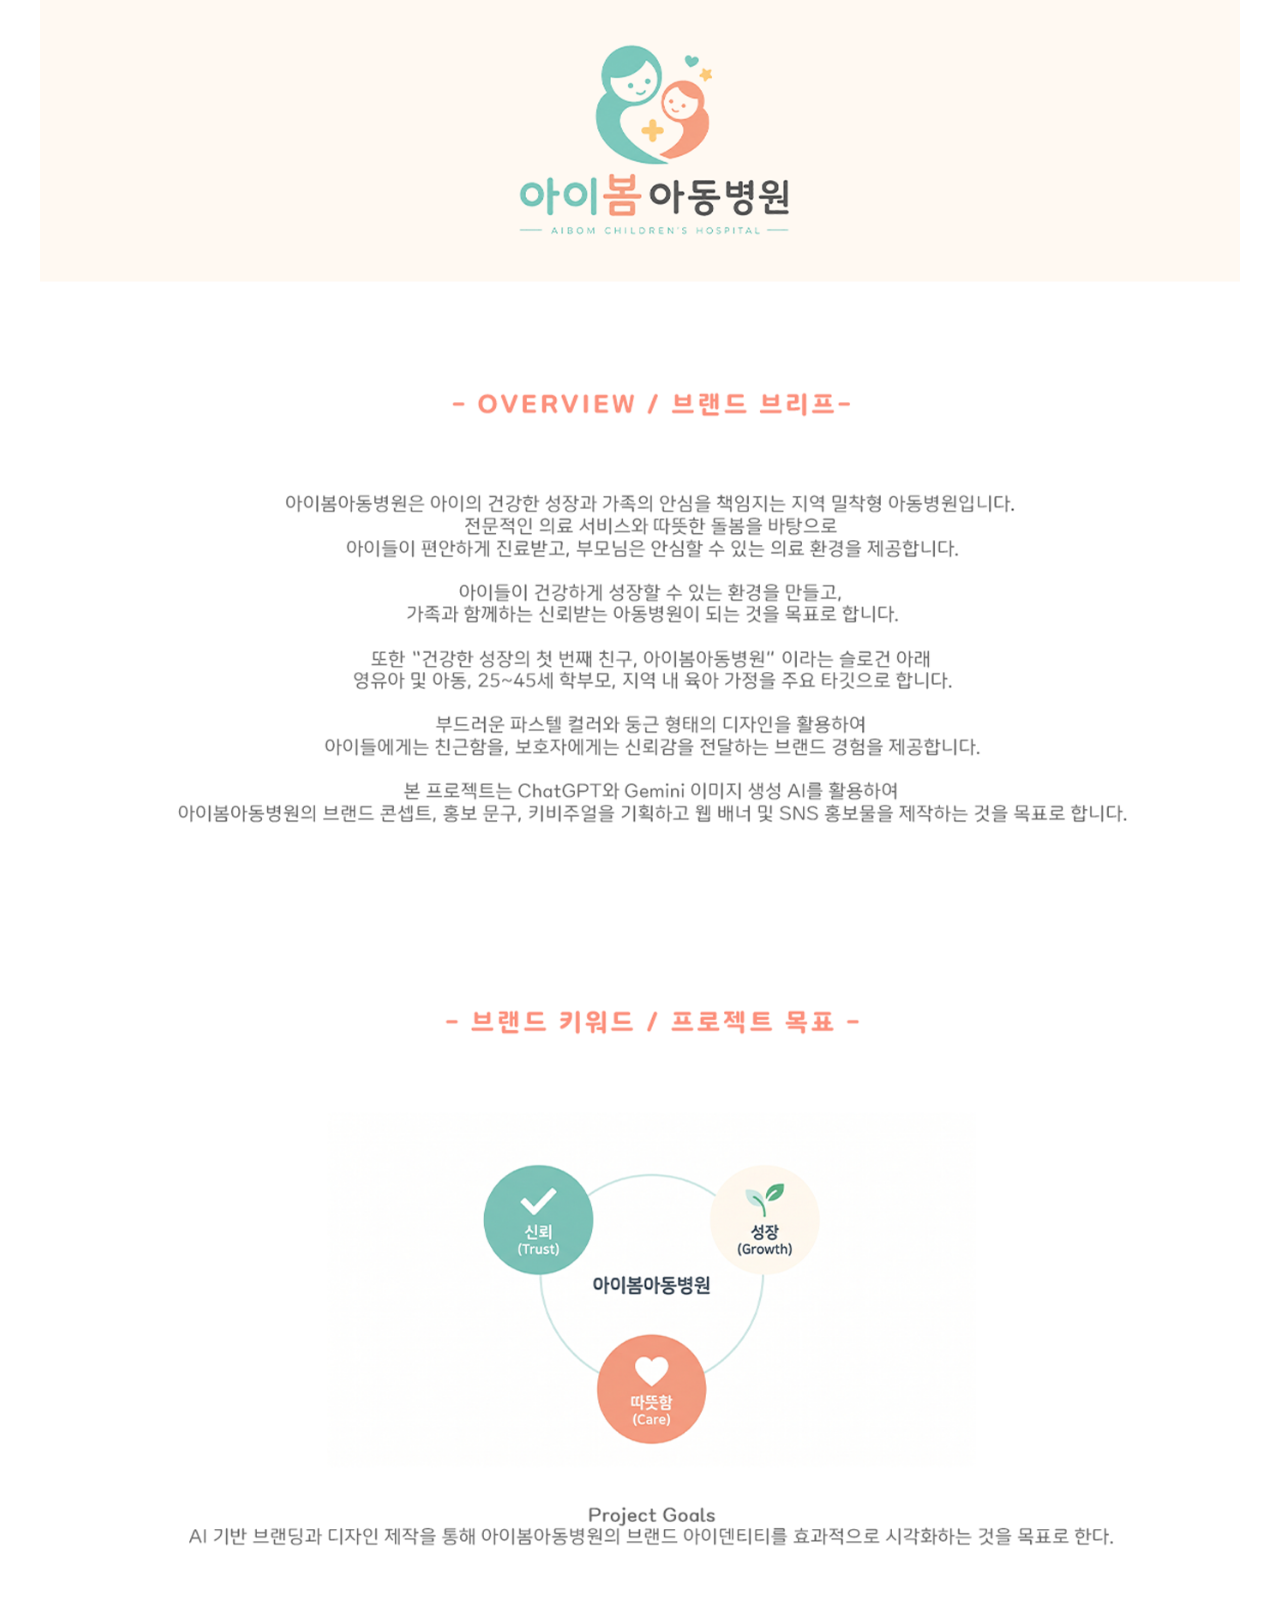
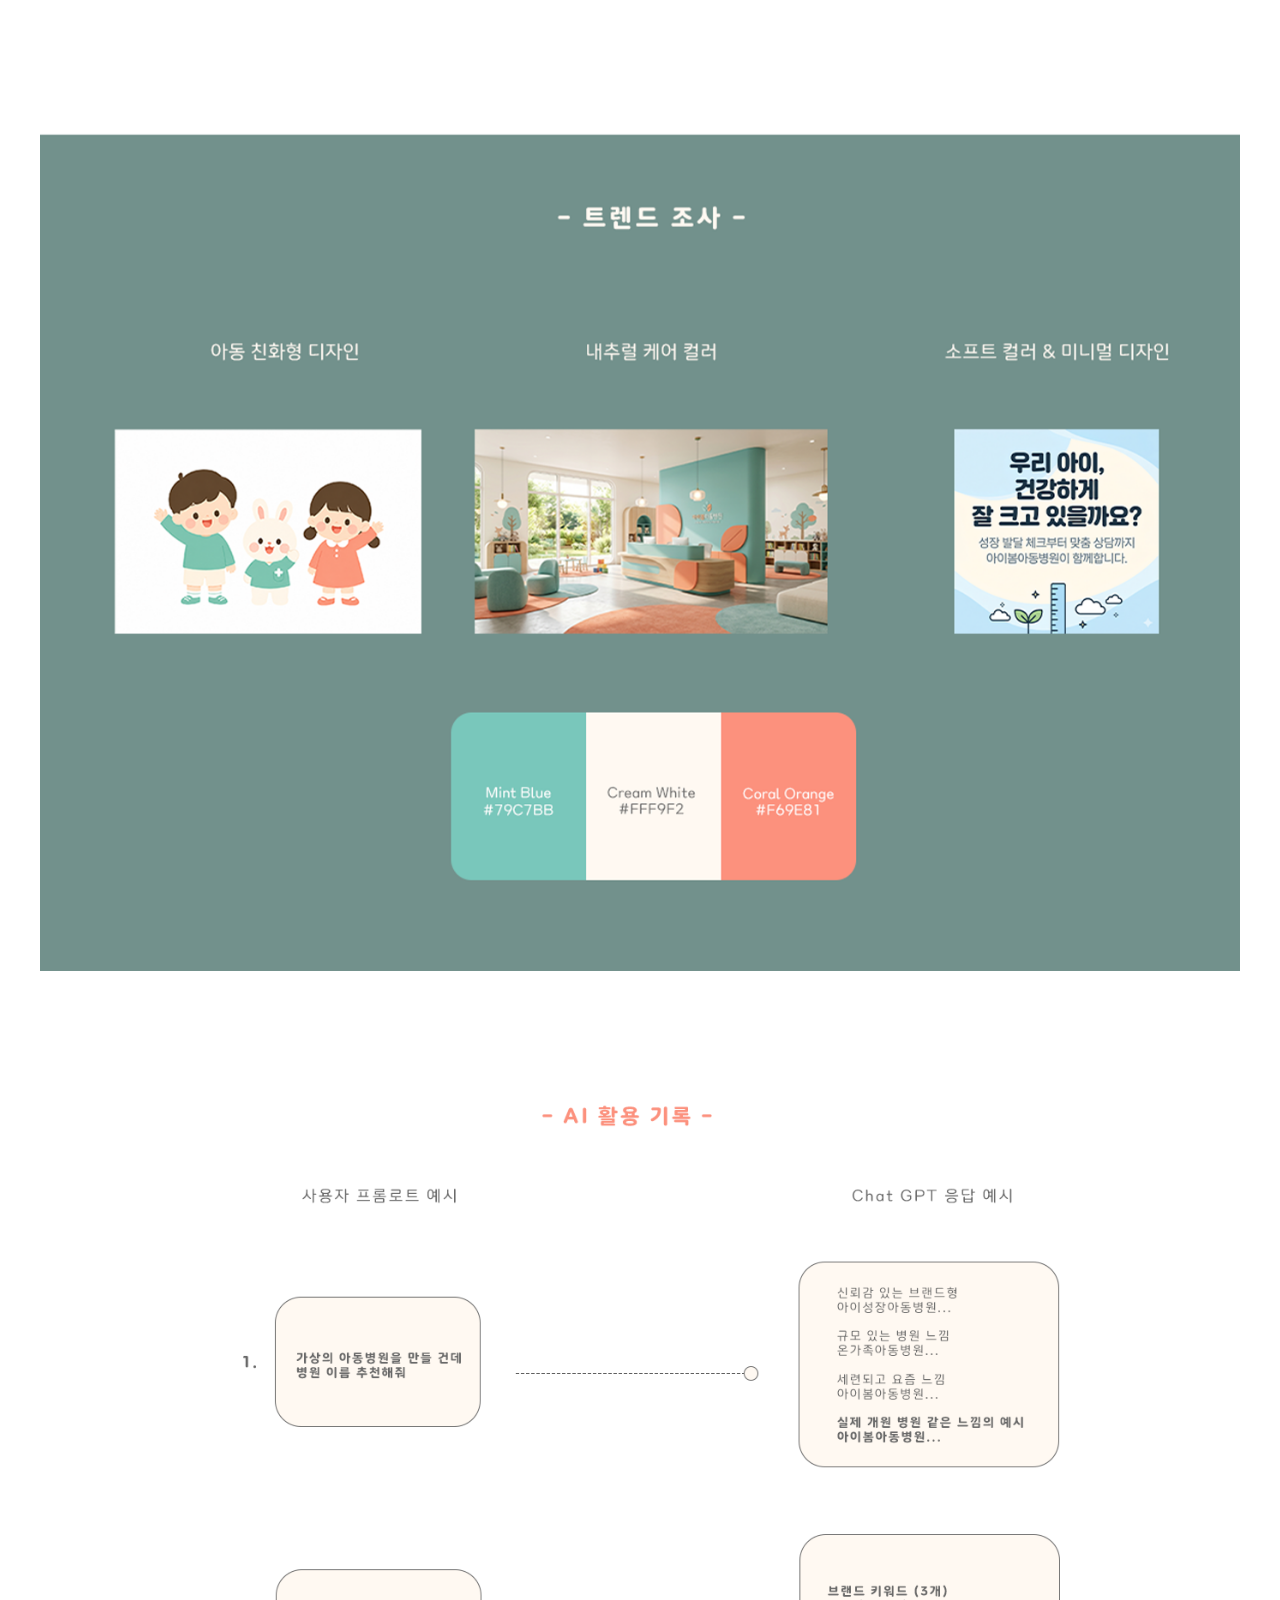
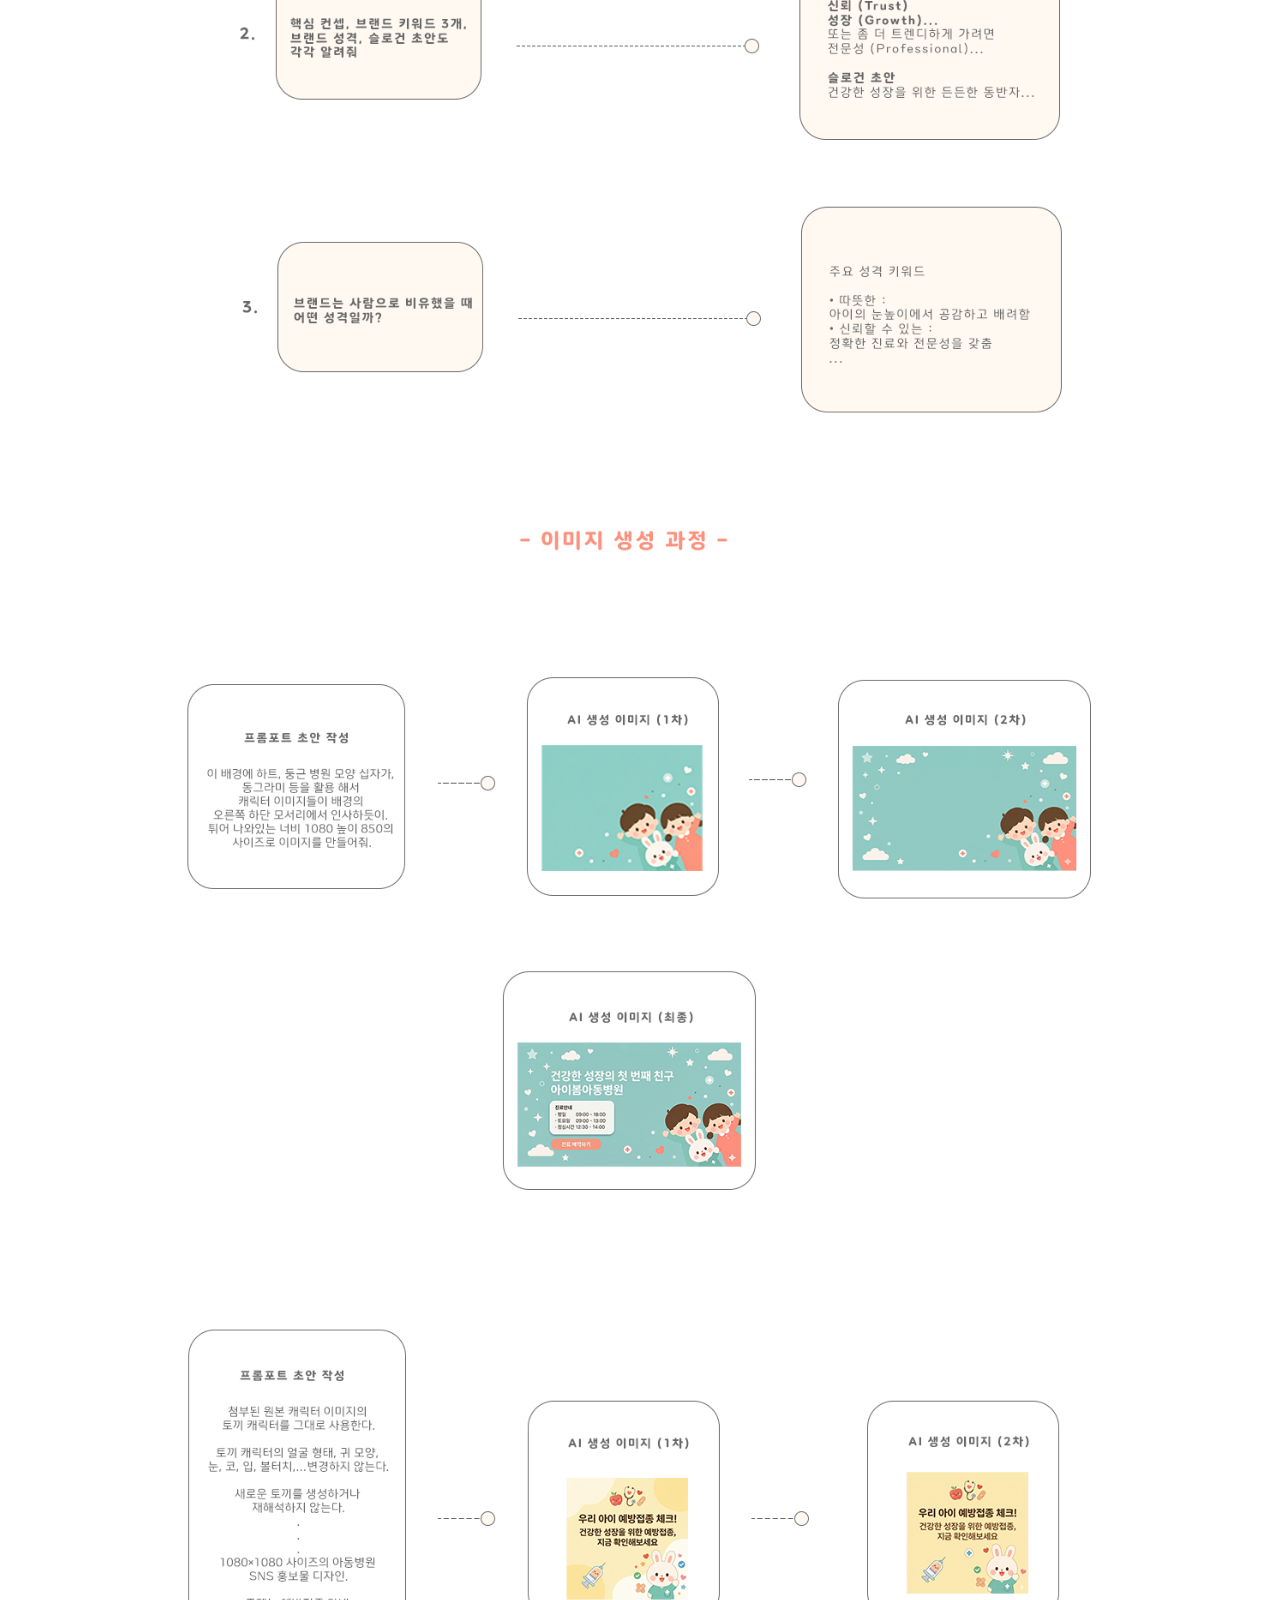
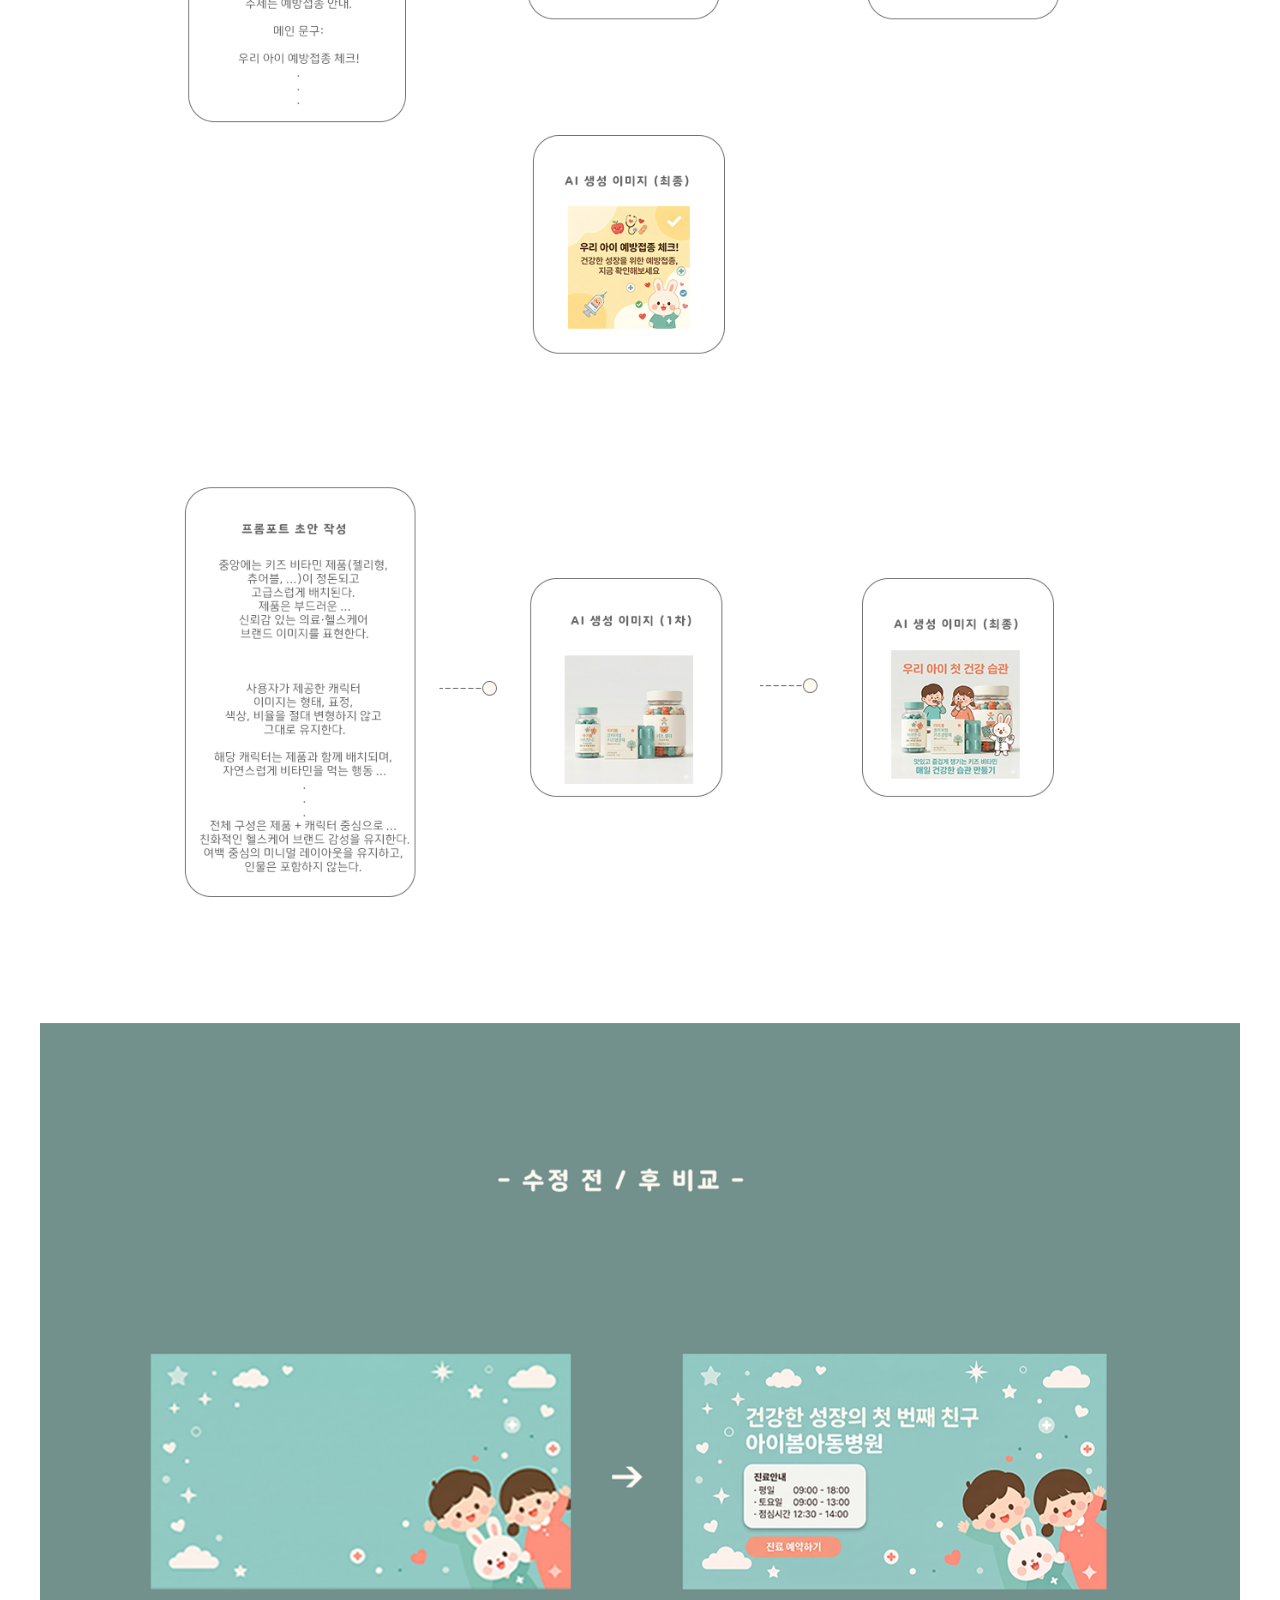
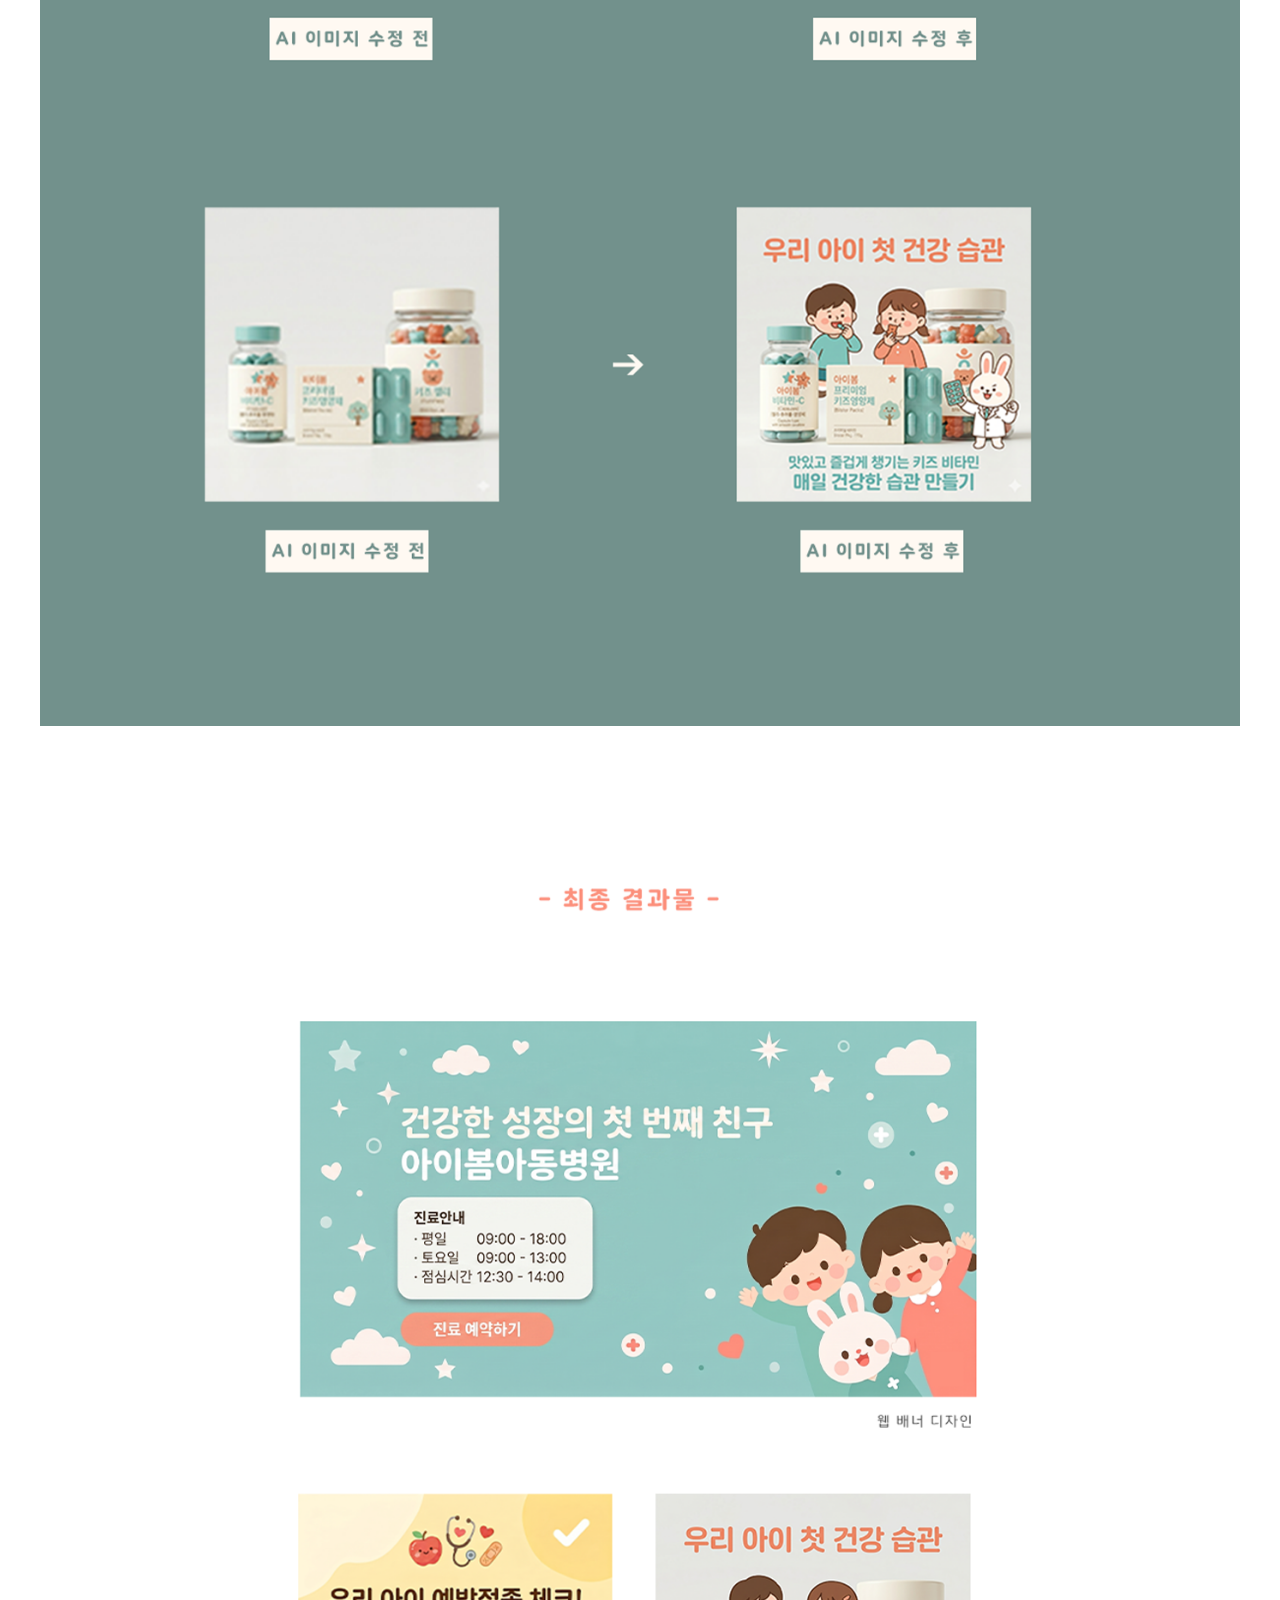
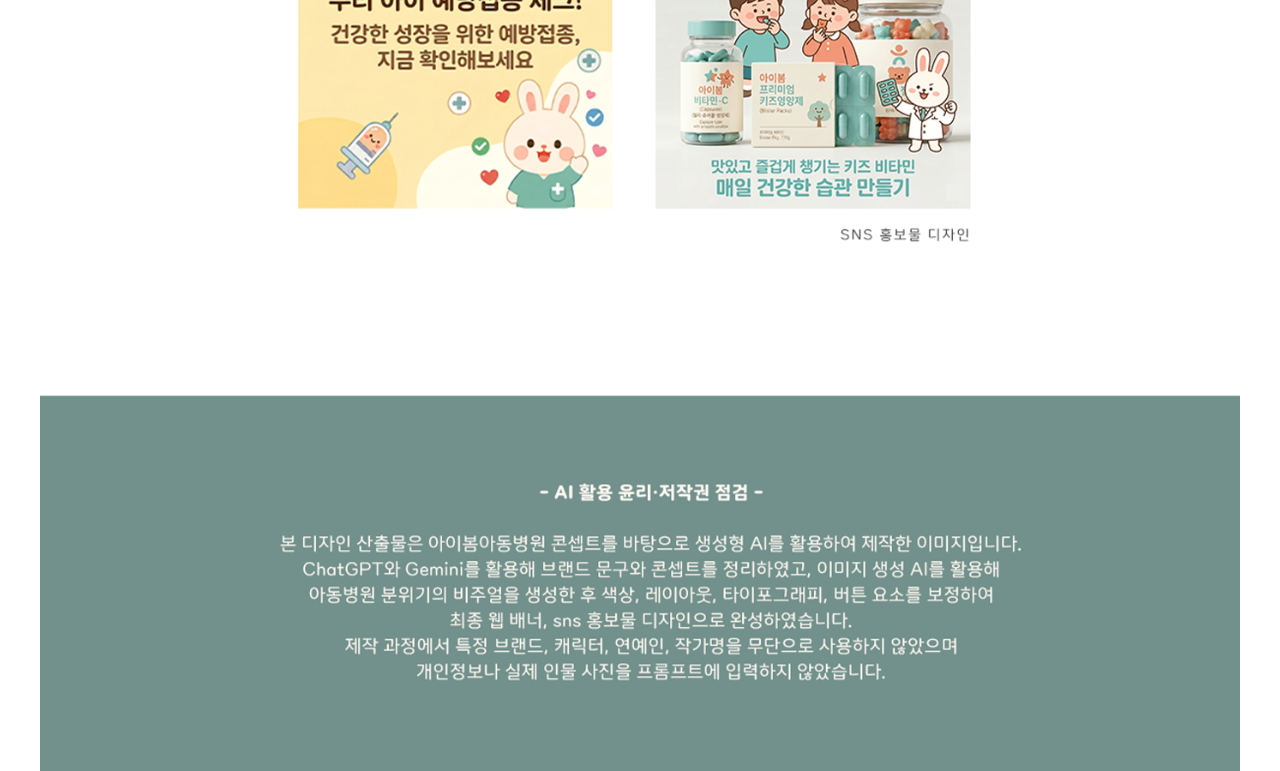
<file: ai.html>
<!DOCTYPE html>
<html lang="ko">
<head>
  <meta charset="UTF-8">
  <meta name="viewport" content="width=device-width, initial-scale=1.0">

  <title>아이봄아동병원</title>

  <style>
    * {
      box-sizing: border-box;
      margin: 0;
      padding: 0;
    }

    body {
      min-width: 320px;
      overflow-x: hidden;
      background: #fff;
    }

    .ai-concept {
      width: calc(100% - 80px);
      max-width: 1400px;
      margin: 0 auto;
    }

    .ai-concept img {
      display: block;
      width: 100%;
      height: auto;
    }

    @media (max-width: 700px) {
      .ai-concept {
        width: calc(100% - 28px);
      }
    }
  </style>
</head>

<body>
  <main class="ai-concept">
    <img
      src="./images/ai_01.png"
      alt="아이봄아동병원 브랜드 콘셉트와 프로젝트 목표"
    >

    <img
      src="./images/ai_02.png"
      alt="AI 활용 기록과 이미지 생성 과정"
      loading="lazy"
    >

    <img
      src="./images/ai_03.png"
      alt="AI 이미지 수정 전후 비교"
      loading="lazy"
    >

    <img
      src="./images/ai_04.png"
      alt="아이봄아동병원 최종 디자인 결과물"
      loading="lazy"
    >
  </main>
</body>
</html>
</file>
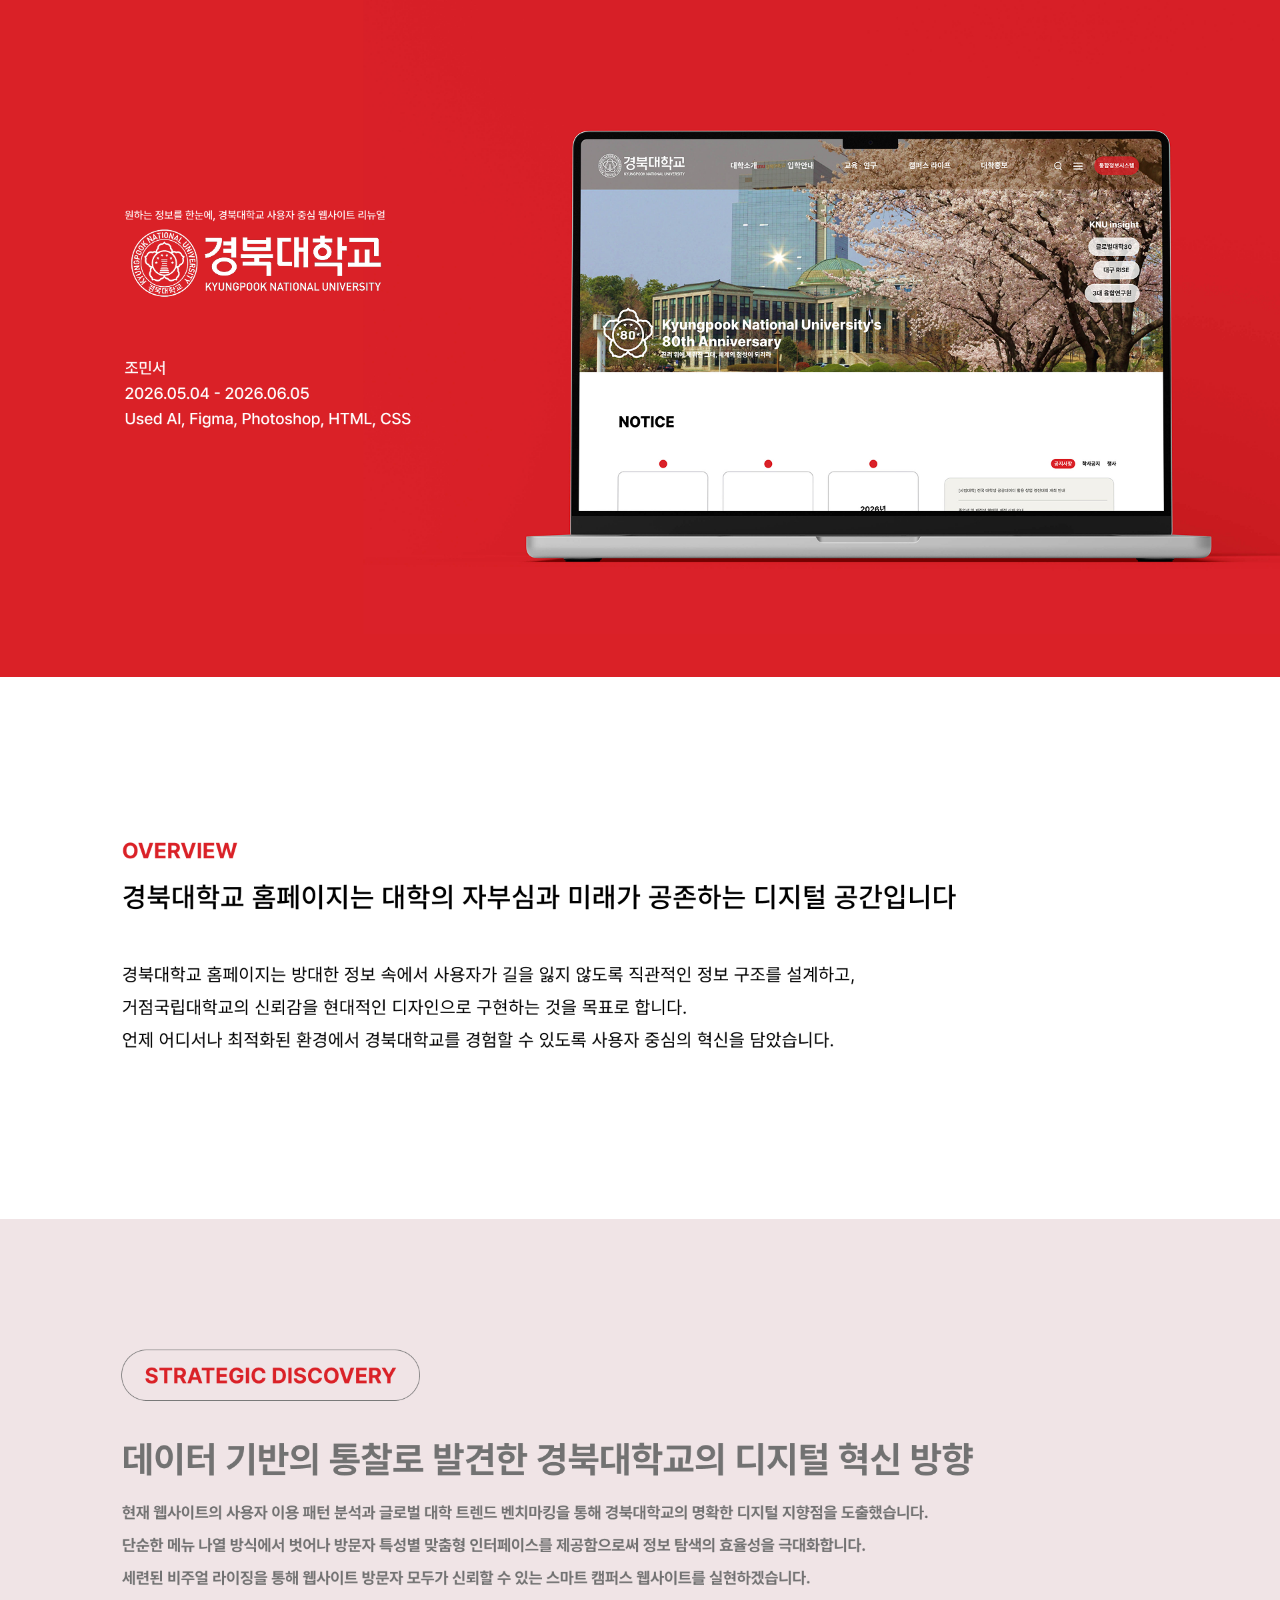
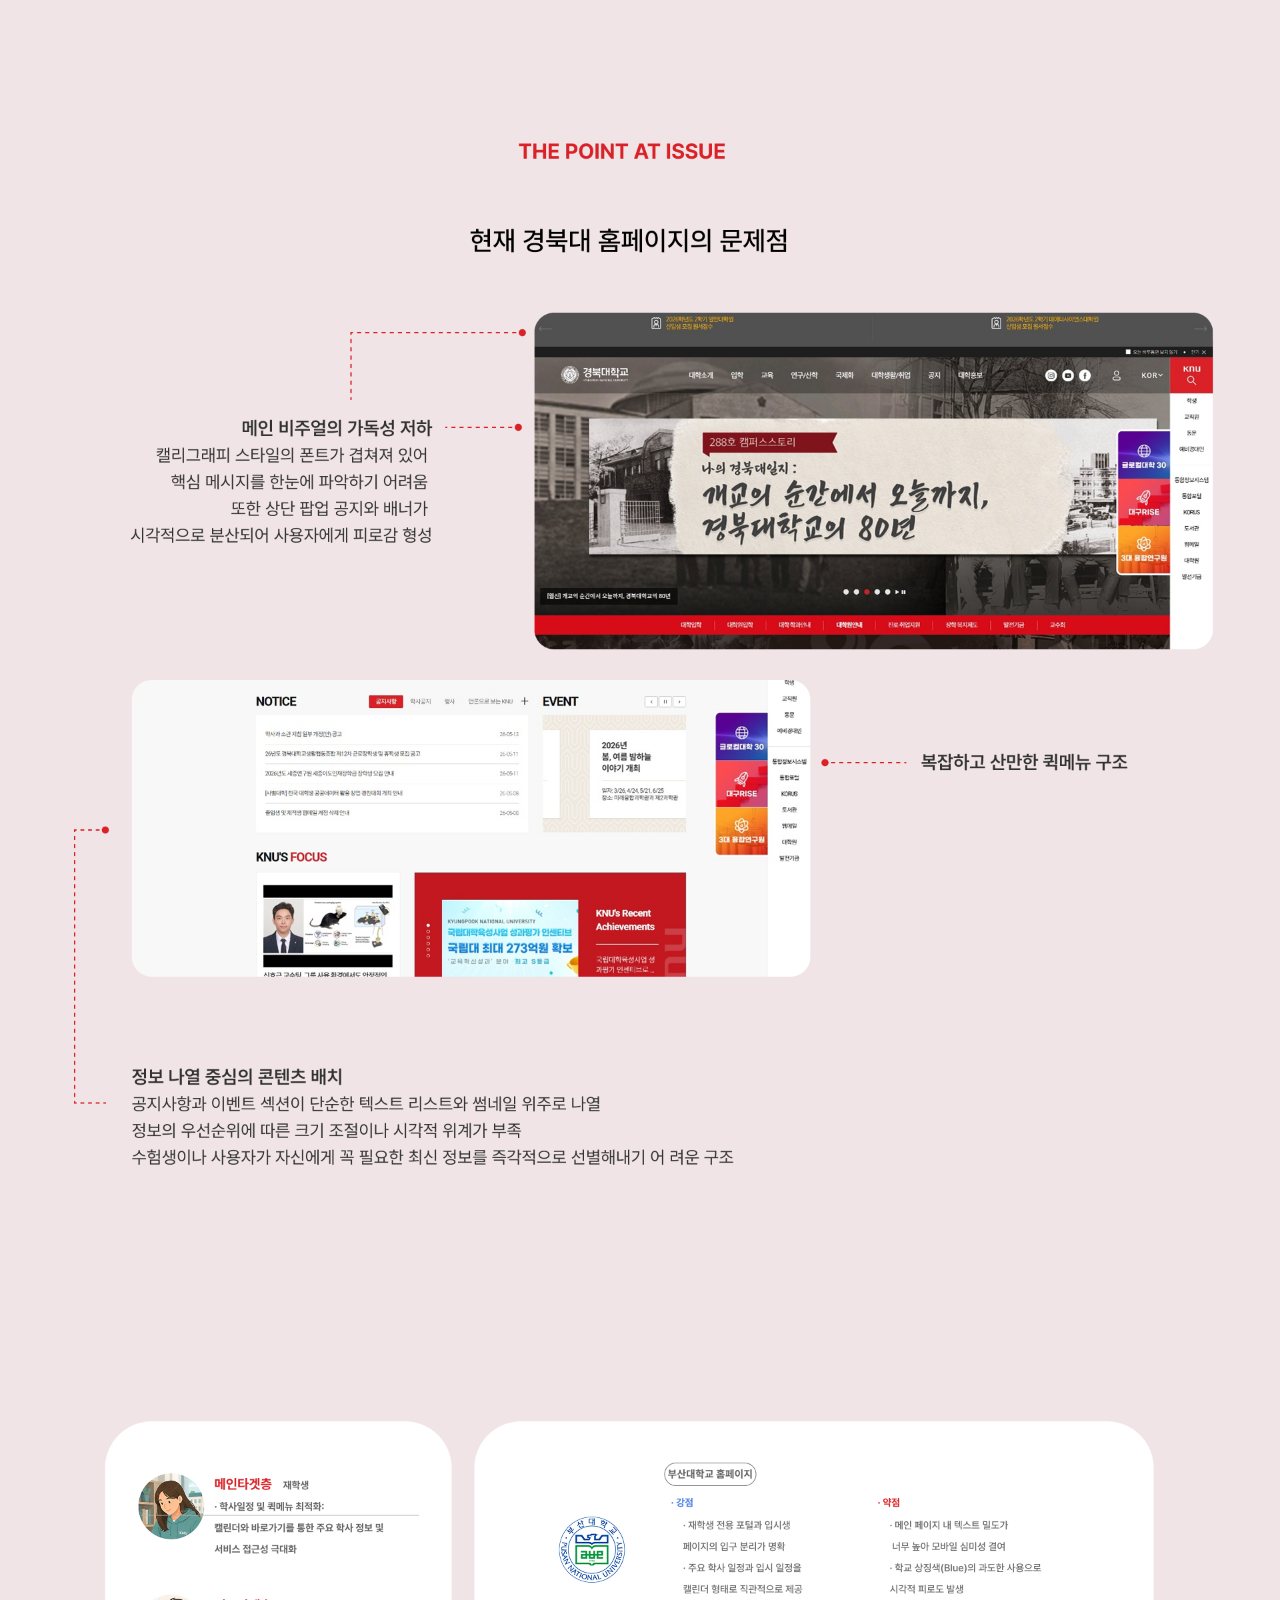
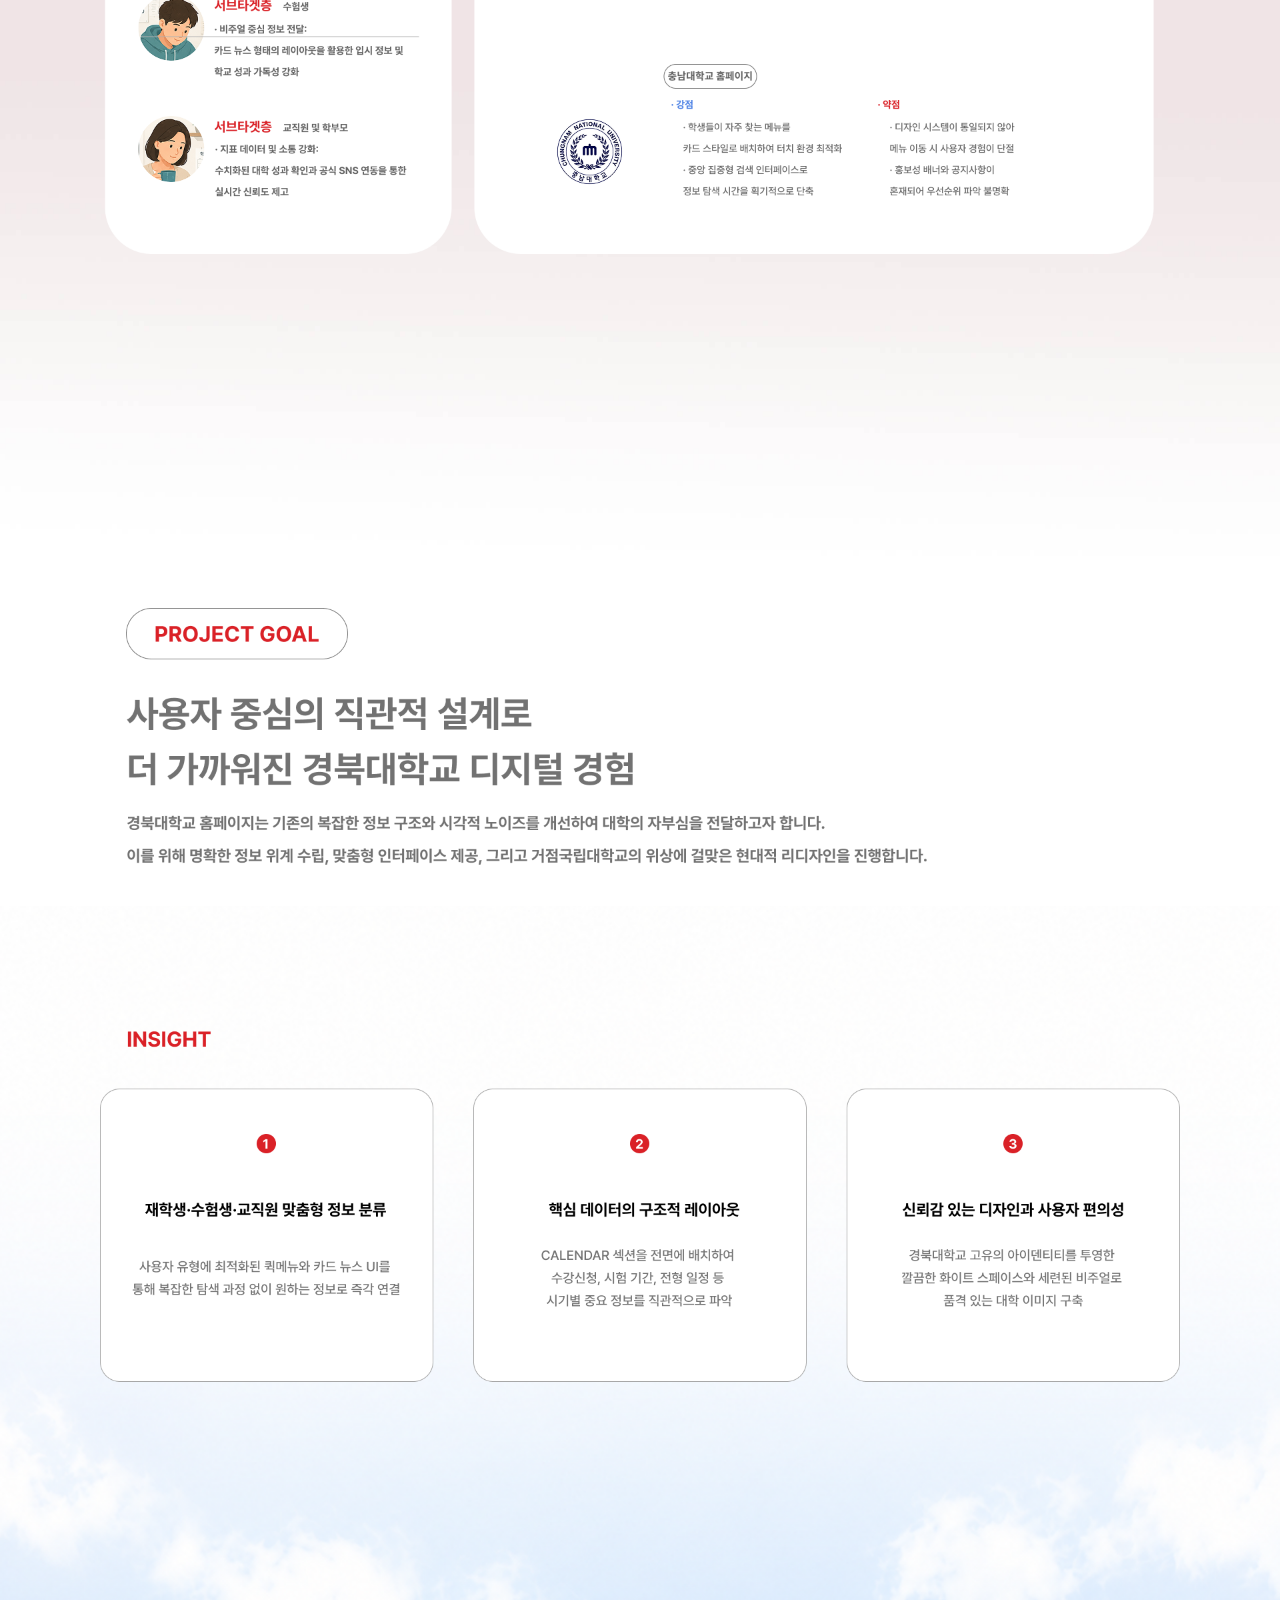
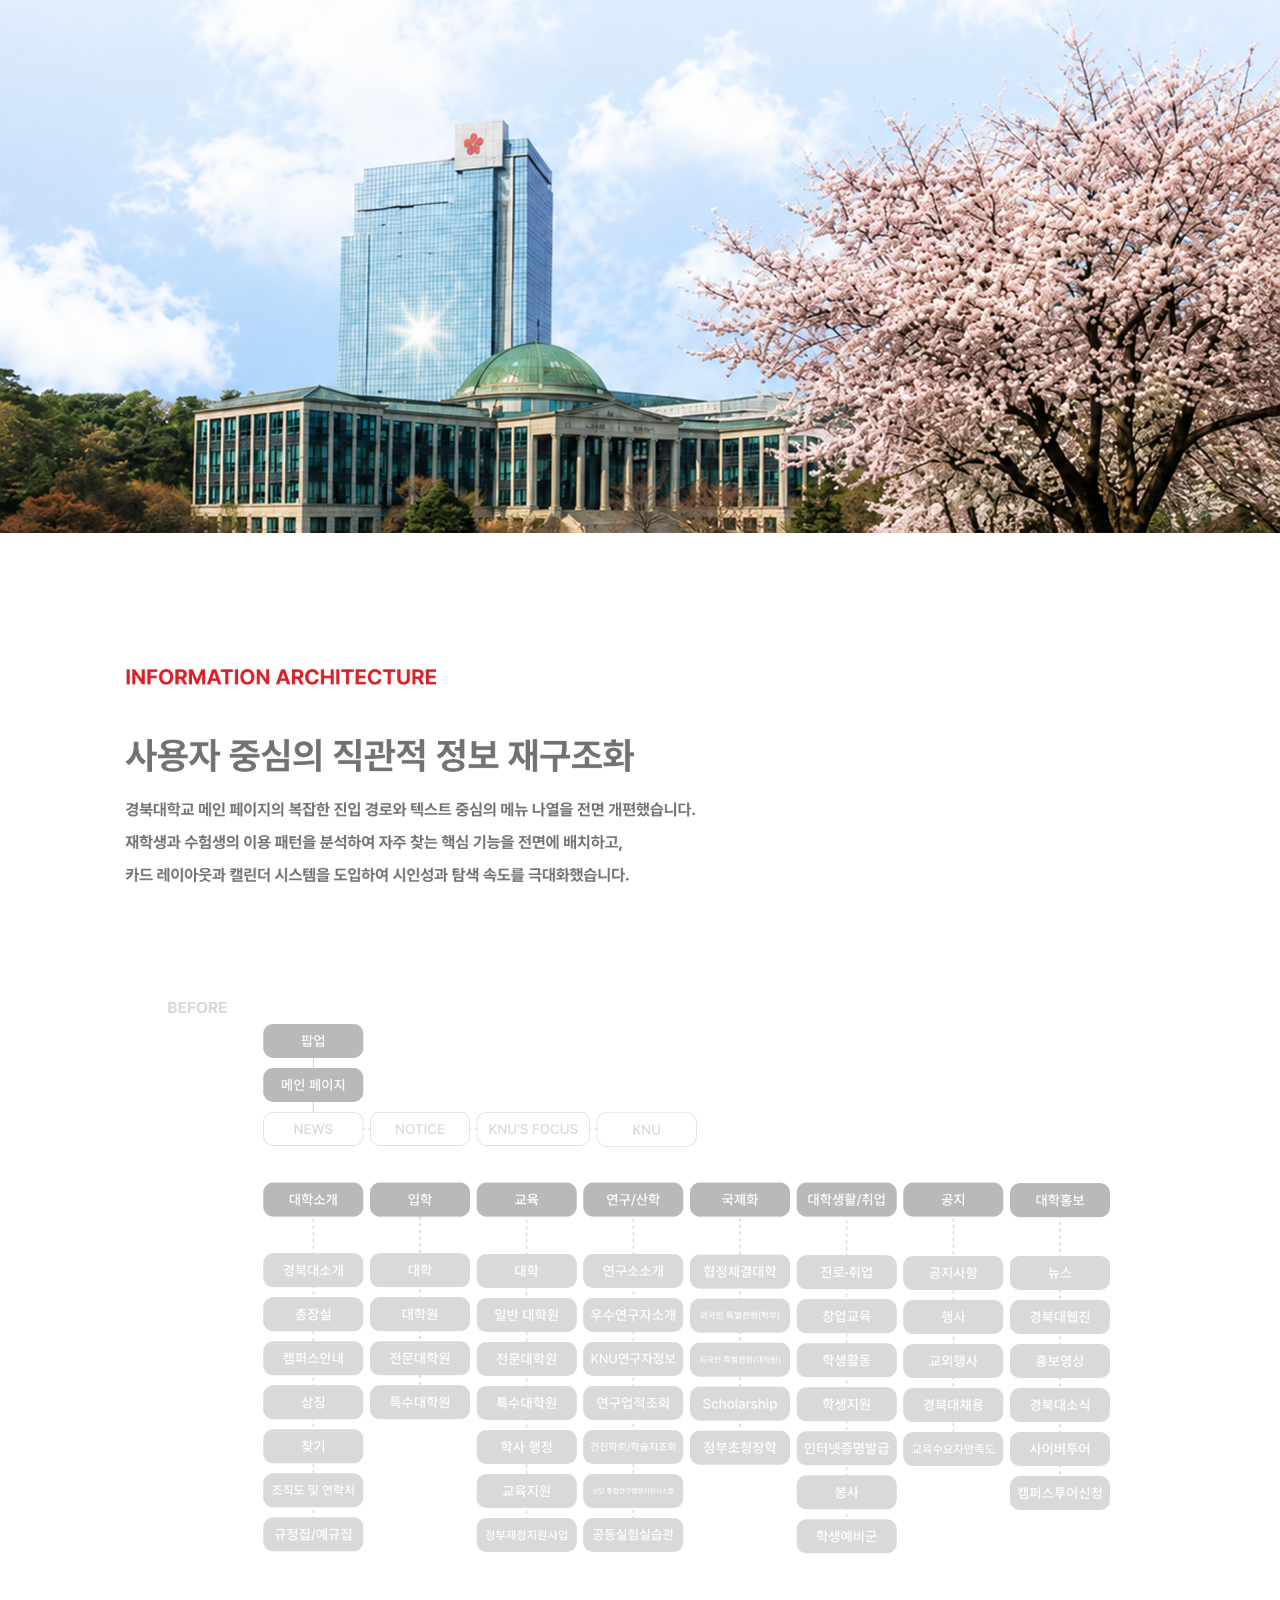
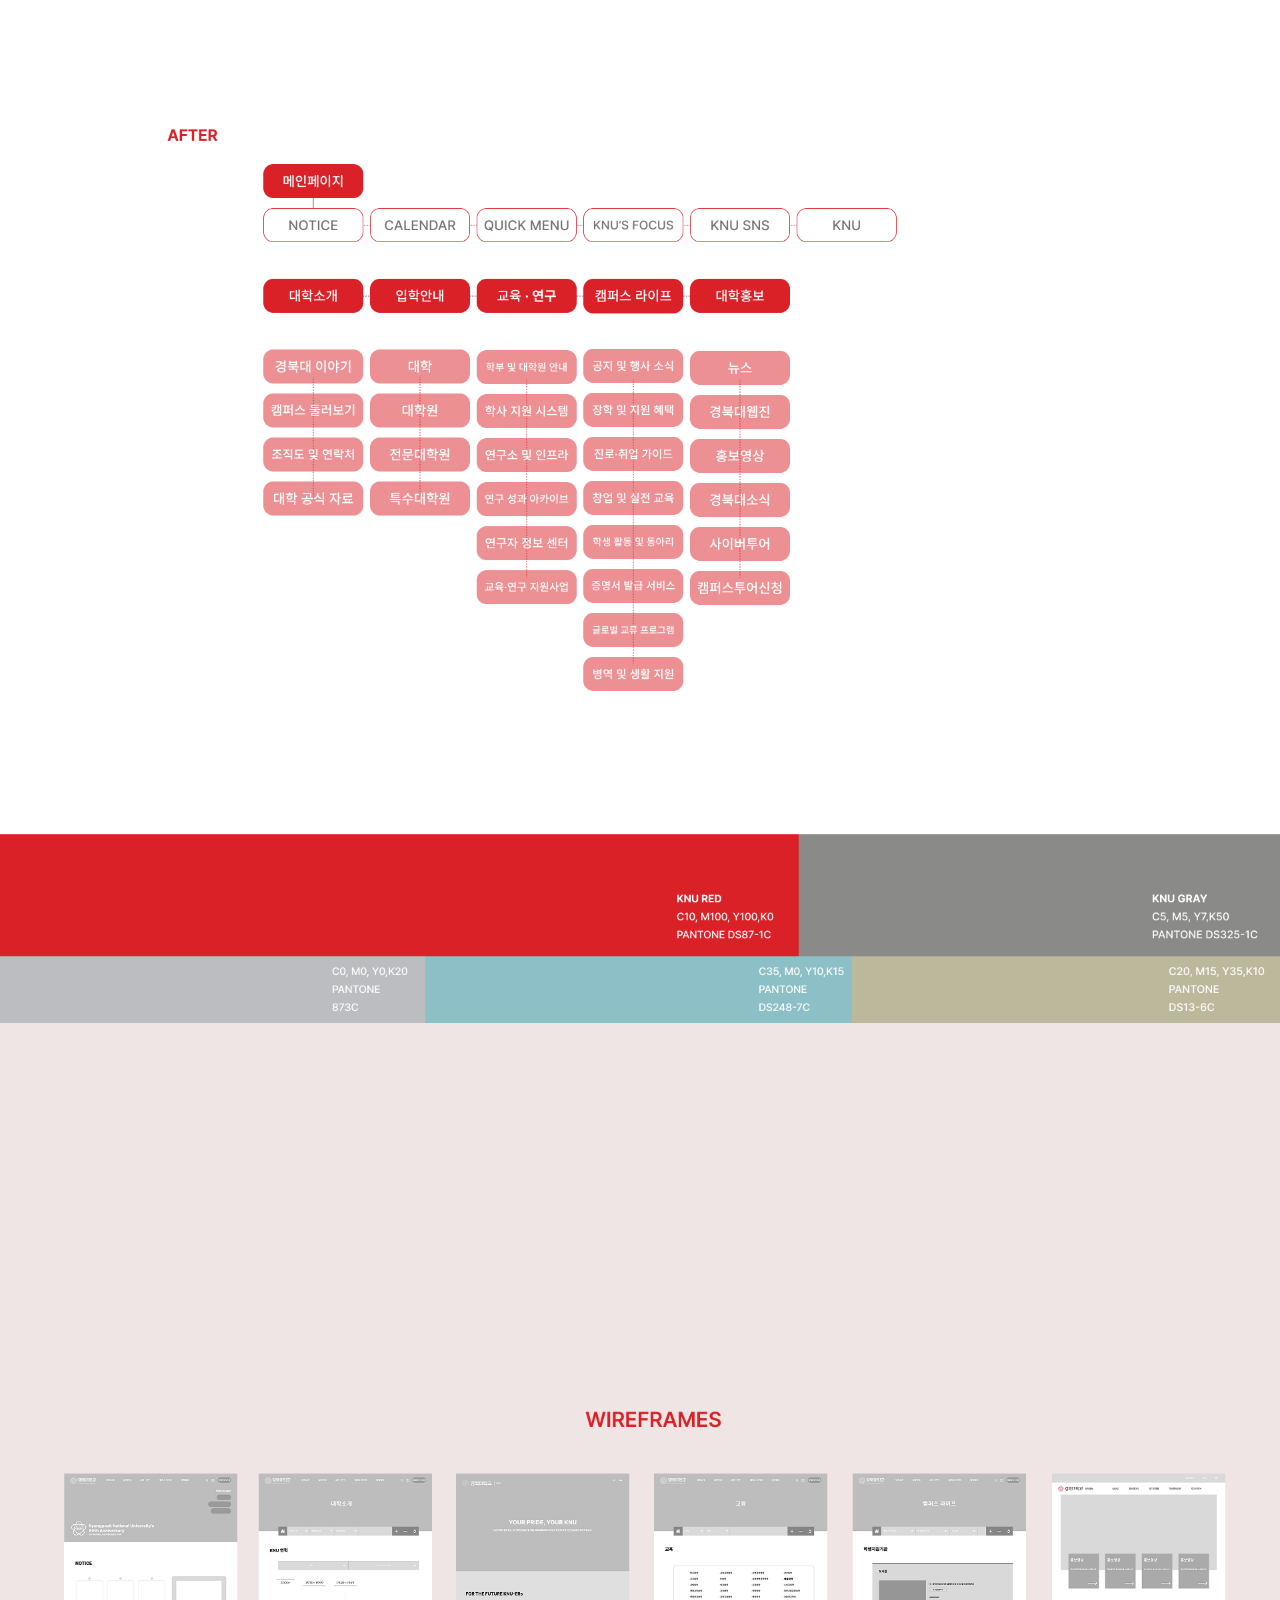
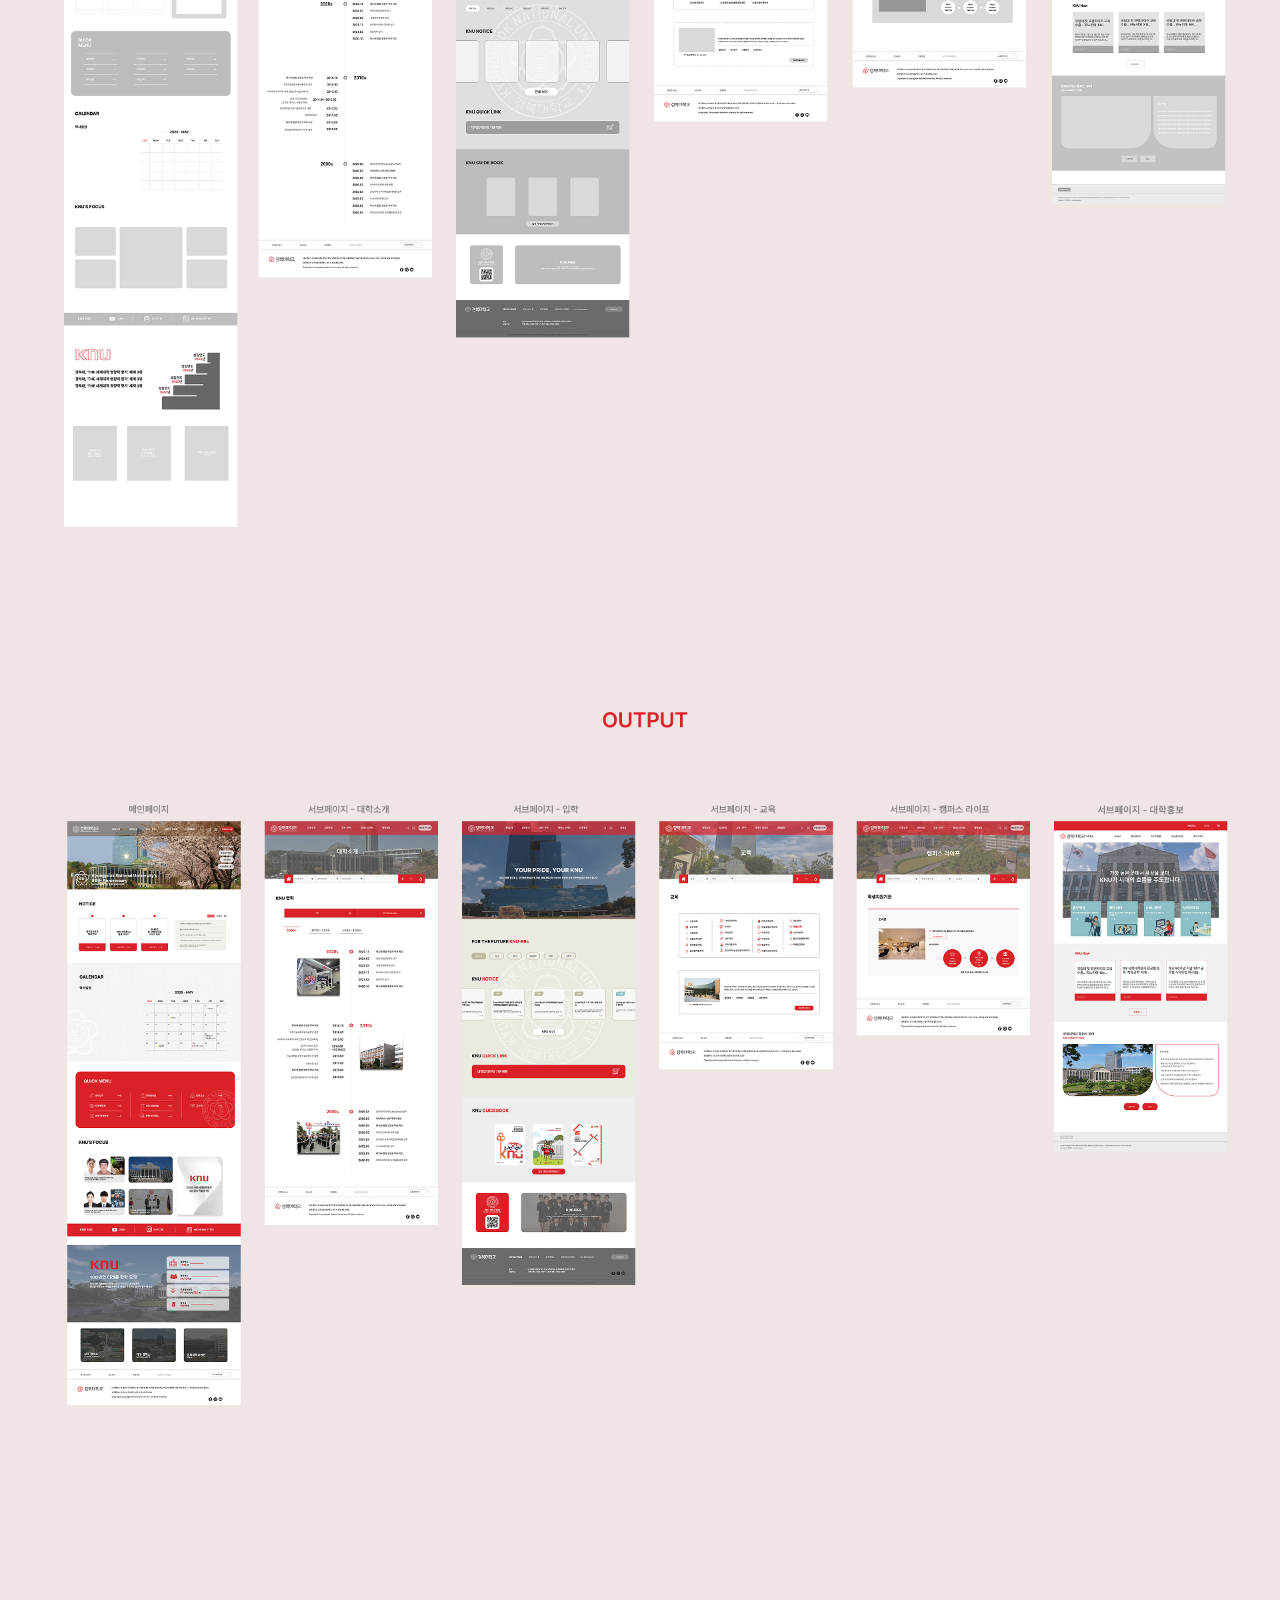
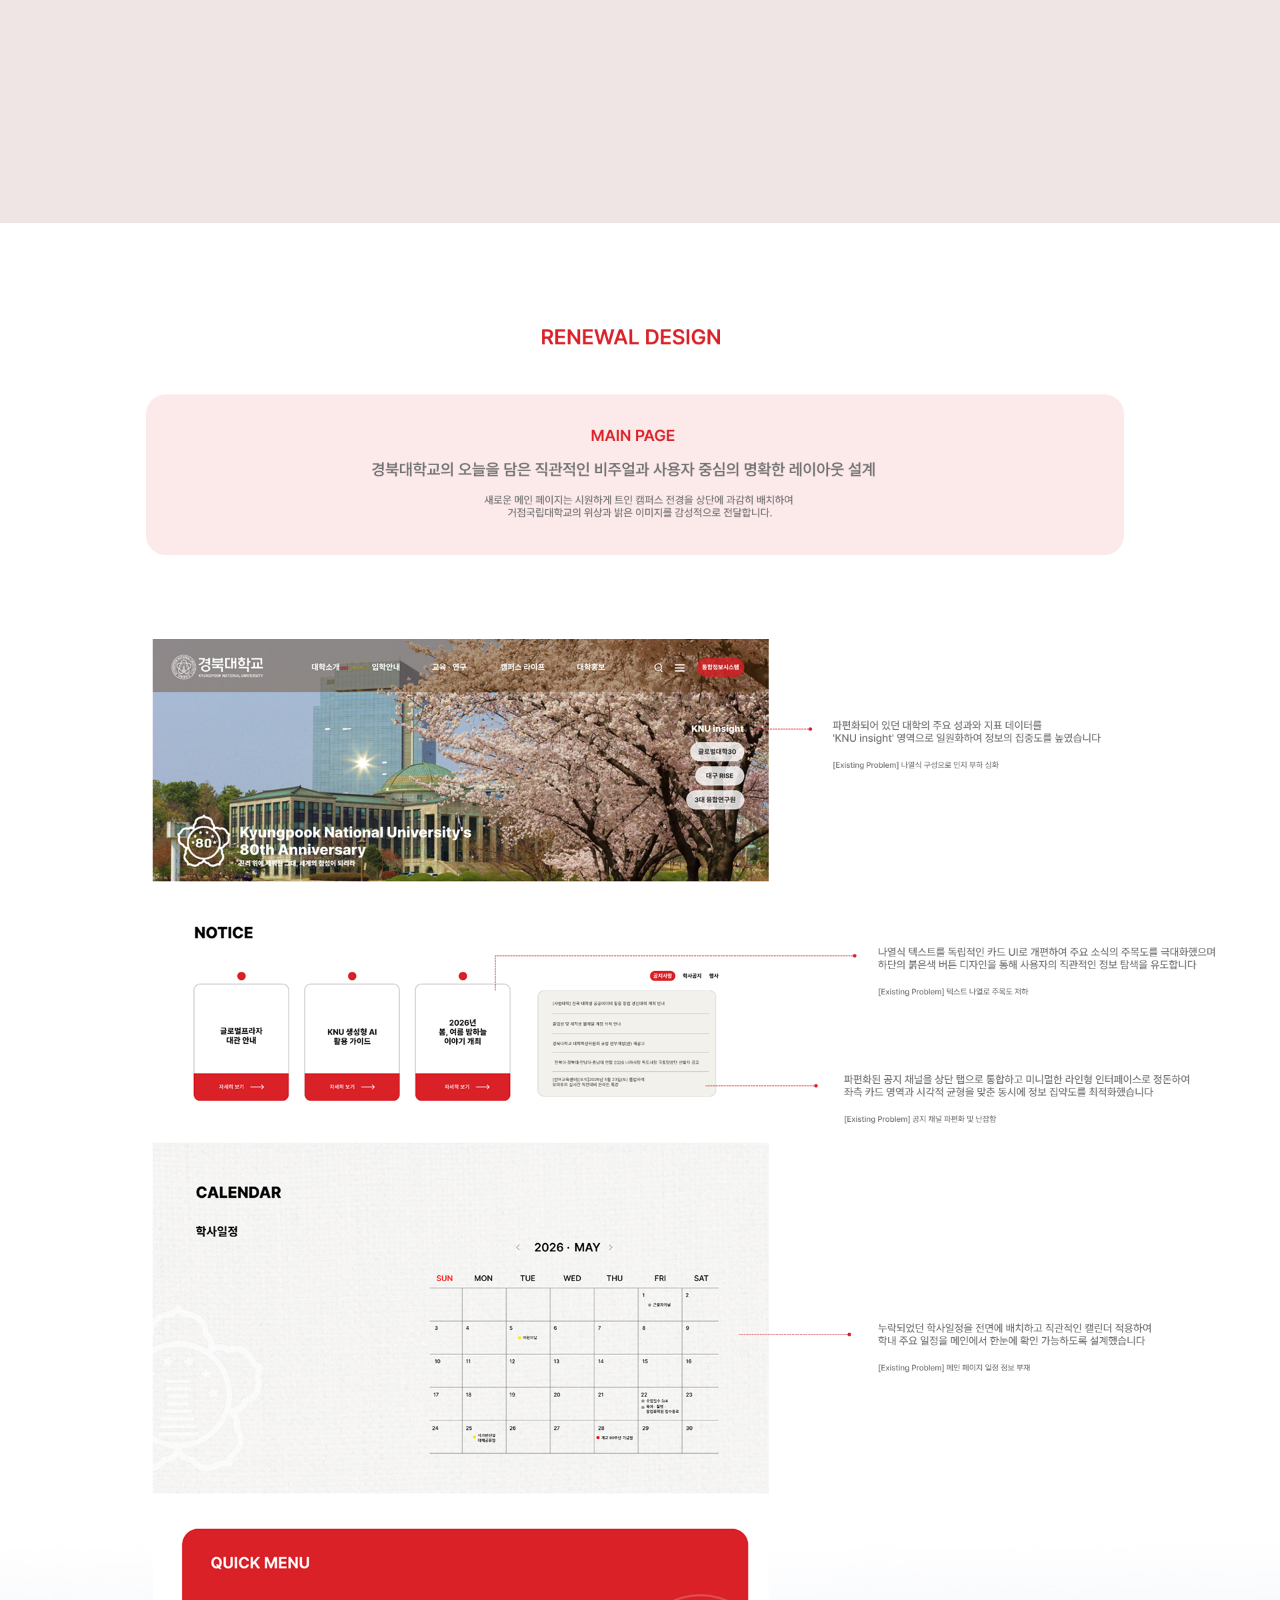
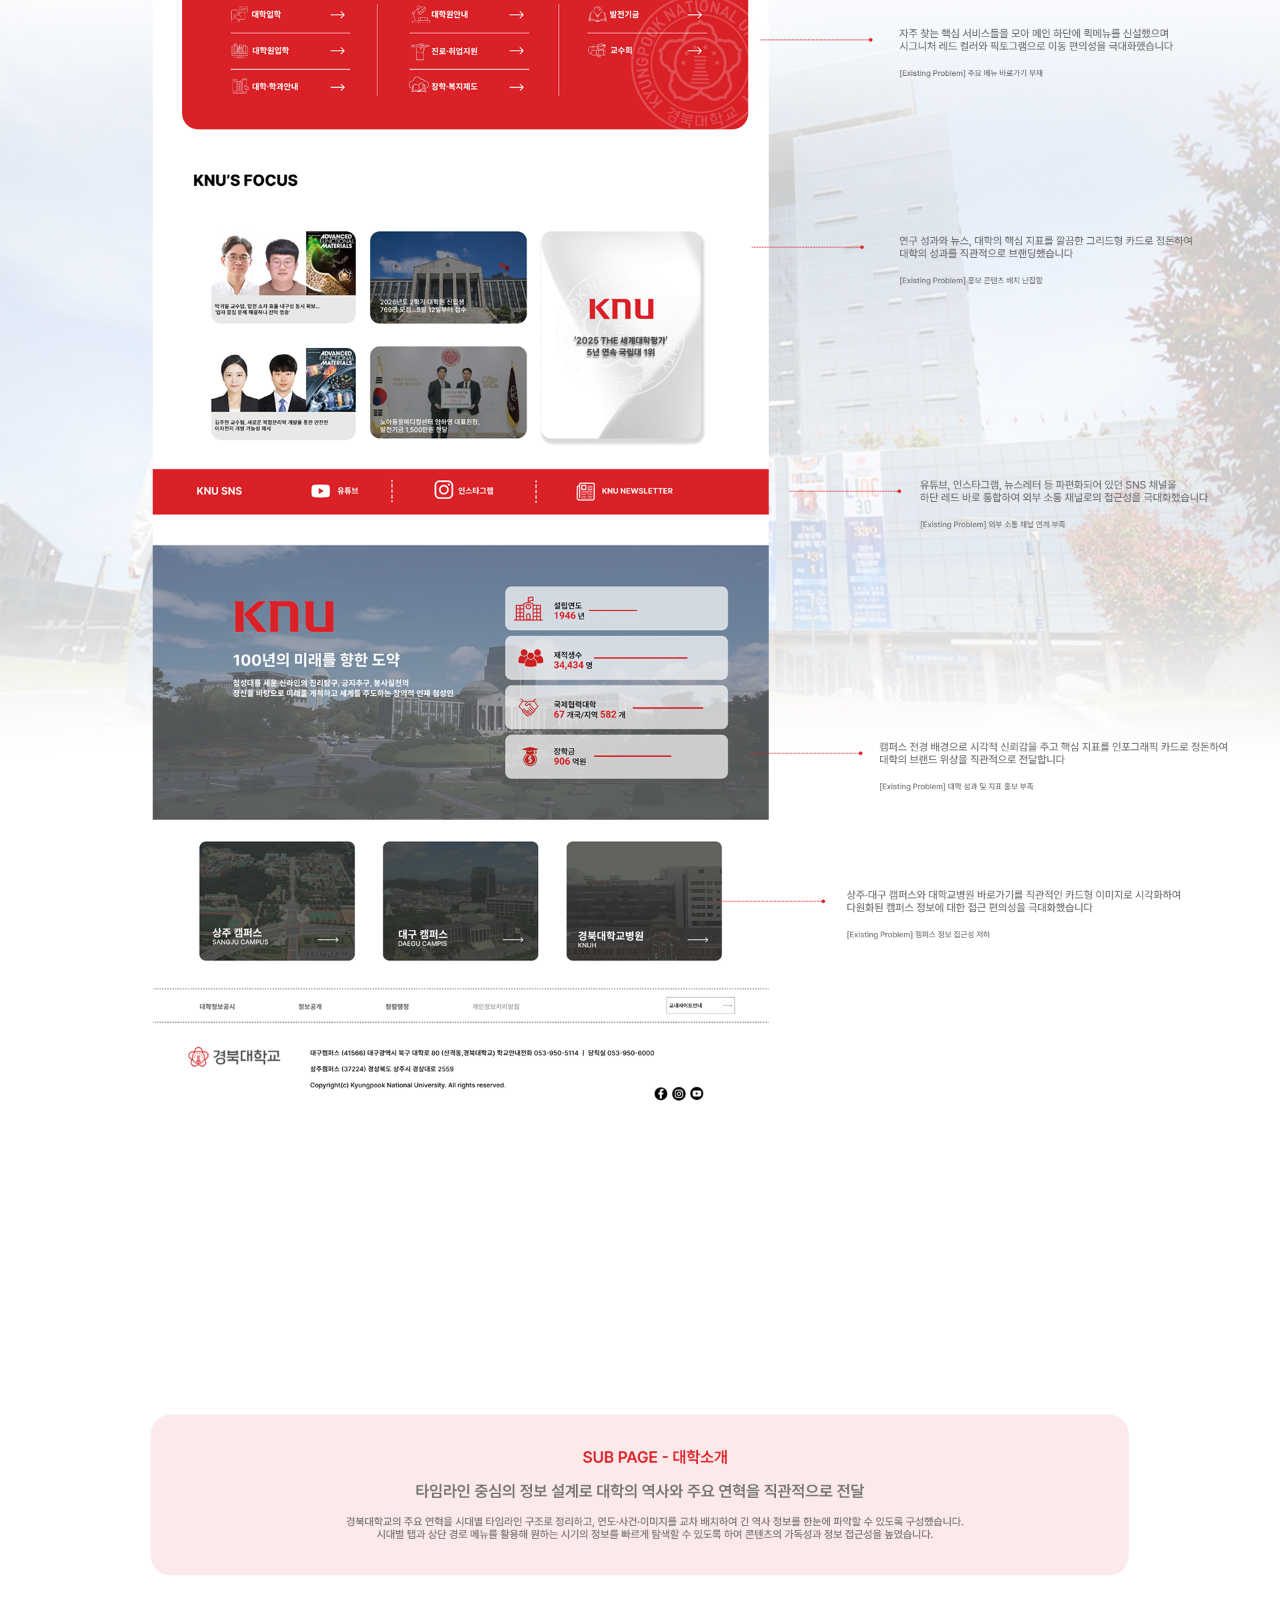
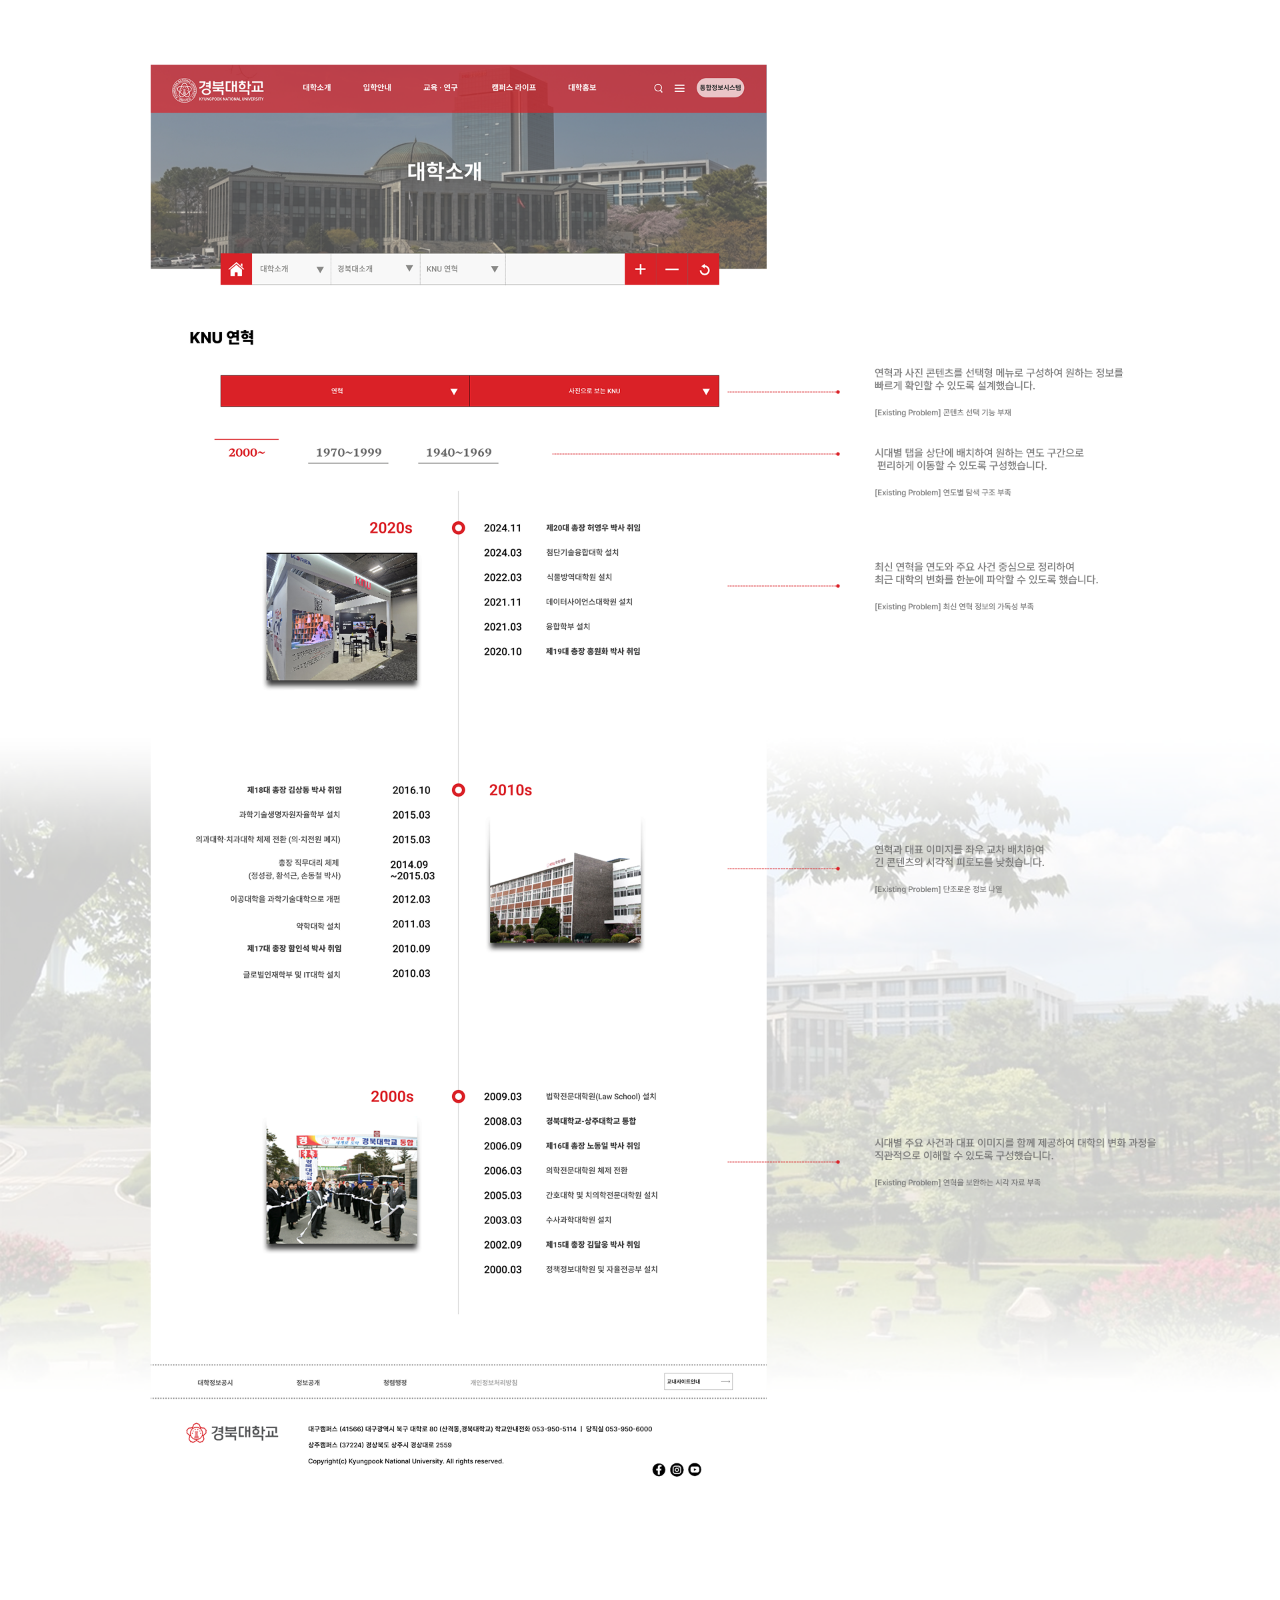
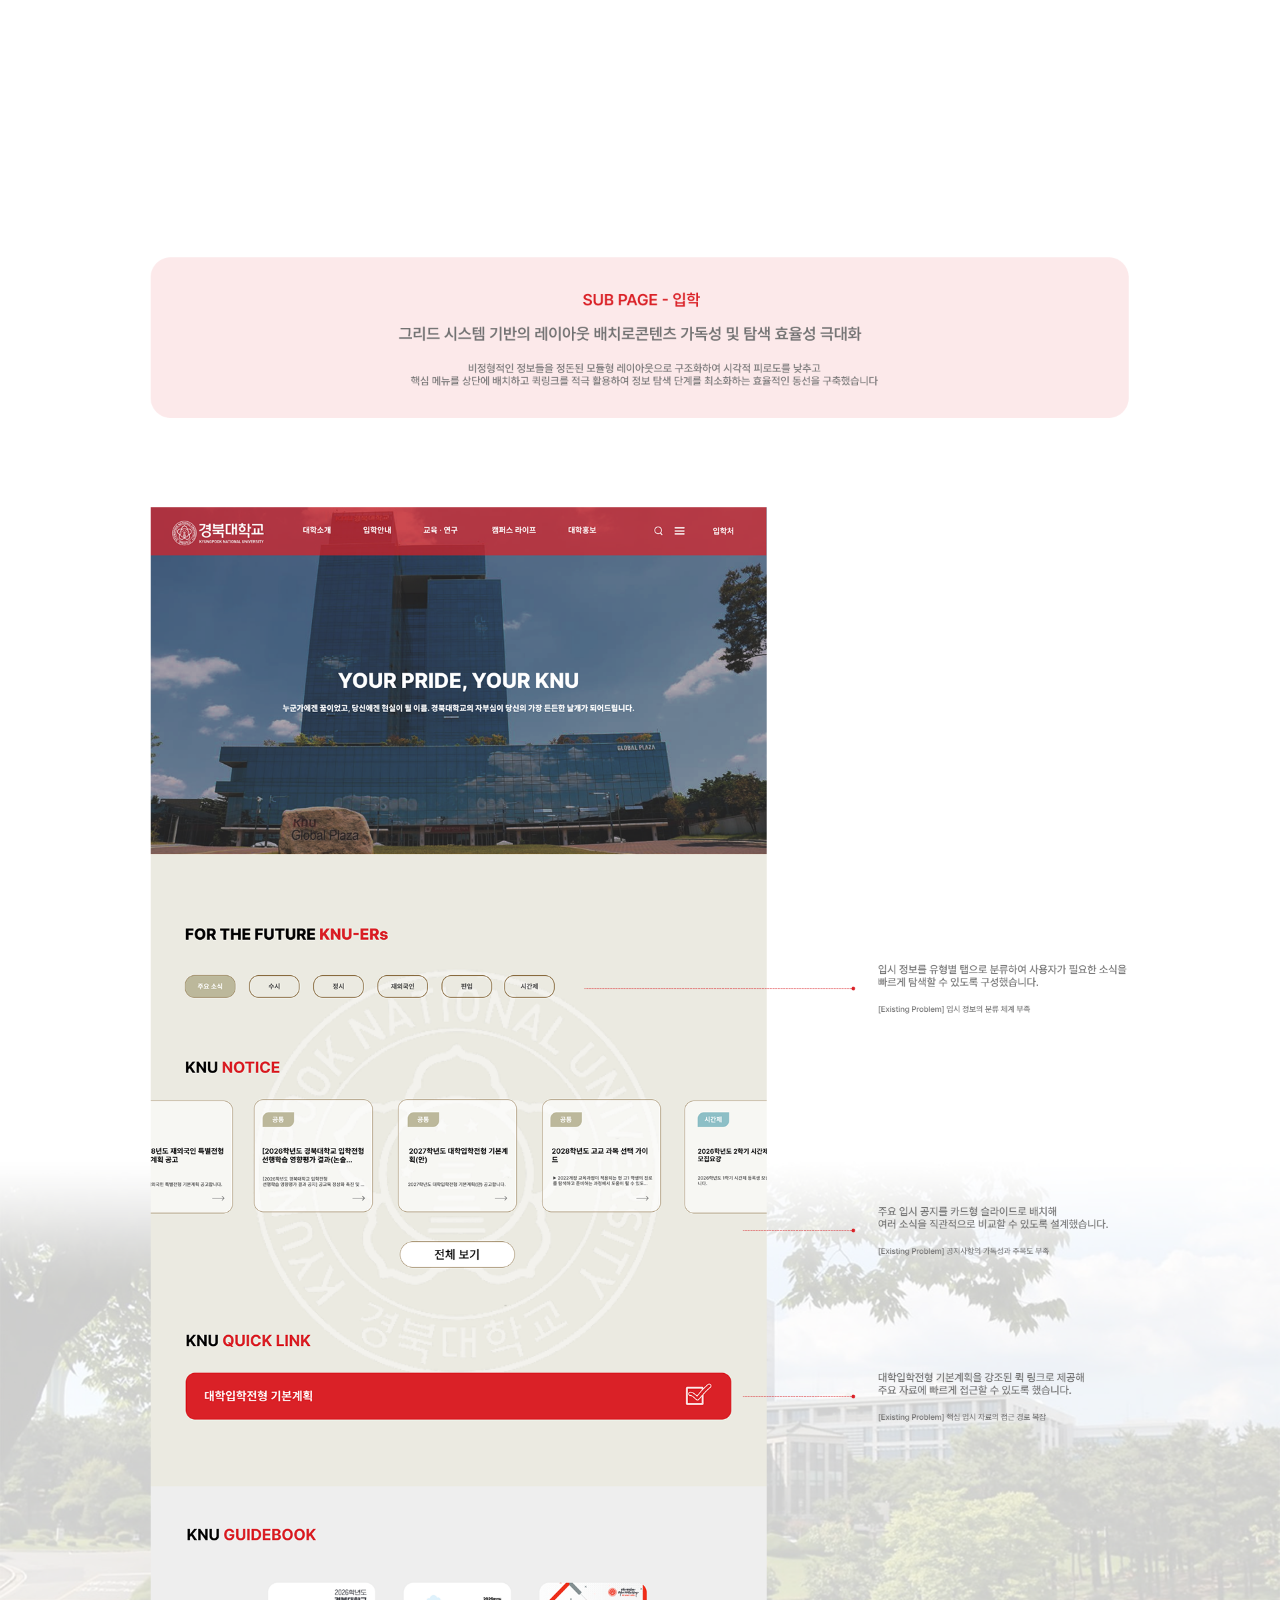
<file: knu.html>
<!DOCTYPE html>
<html lang="ko">
<head>
  <meta charset="UTF-8">
  <meta name="viewport" content="width=device-width, initial-scale=1.0">

  <link rel="icon" type="image/png" href="./images/00.png">
  <title>KNU WEB RENEWAL</title>

  <style>
    * {
      box-sizing: border-box;
    }

    html,
    body {
      margin: 0;
      padding: 0;
      background: #fff;
    }

    .knu-concept {
      width: 100%;
      overflow: hidden;
    }

    .knu-concept img {
      display: block;
      width: 100%;
      height: auto;
      margin: 0;
      padding: 0;
    }
  </style>
</head>

<body>
  <main class="knu-concept">
    <img src="./images/knu_concept01.png" alt="경북대학교 리뉴얼 프로젝트 표지">
    <img src="./images/knu_concept02.png" alt="프로젝트 개요" loading="lazy">
    <img src="./images/knu_concept03.png" alt="전략적 발견" loading="lazy">
    <img src="./images/knu_concept04.png" alt="기존 홈페이지 문제점" loading="lazy">
    <img src="./images/knu_concept05.png" alt="프로젝트 인사이트" loading="lazy">
    <img src="./images/knu_concept06.png" alt="정보 구조 개선" loading="lazy">
    <img src="./images/knu_concept07.png" alt="와이어프레임과 결과물" loading="lazy">
    <img src="./images/knu_concept08.png" alt="메인 페이지 리뉴얼 디자인" loading="lazy">
    <img src="./images/knu_concept09.png" alt="대학소개 페이지" loading="lazy">
    <img src="./images/knu_concept010.png" alt="입학 페이지" loading="lazy">
    <img src="./images/knu_concept011.png" alt="교육 페이지" loading="lazy">
    <img src="./images/knu_concept012.png" alt="캠퍼스 라이프 페이지" loading="lazy">
    <img src="./images/knu_concept013.png" alt="대학홍보 페이지" loading="lazy">
    <img src="./images/knu_concept014.png" alt="프로젝트 마무리" loading="lazy">
  </main>
</body>
</html>
</file>
